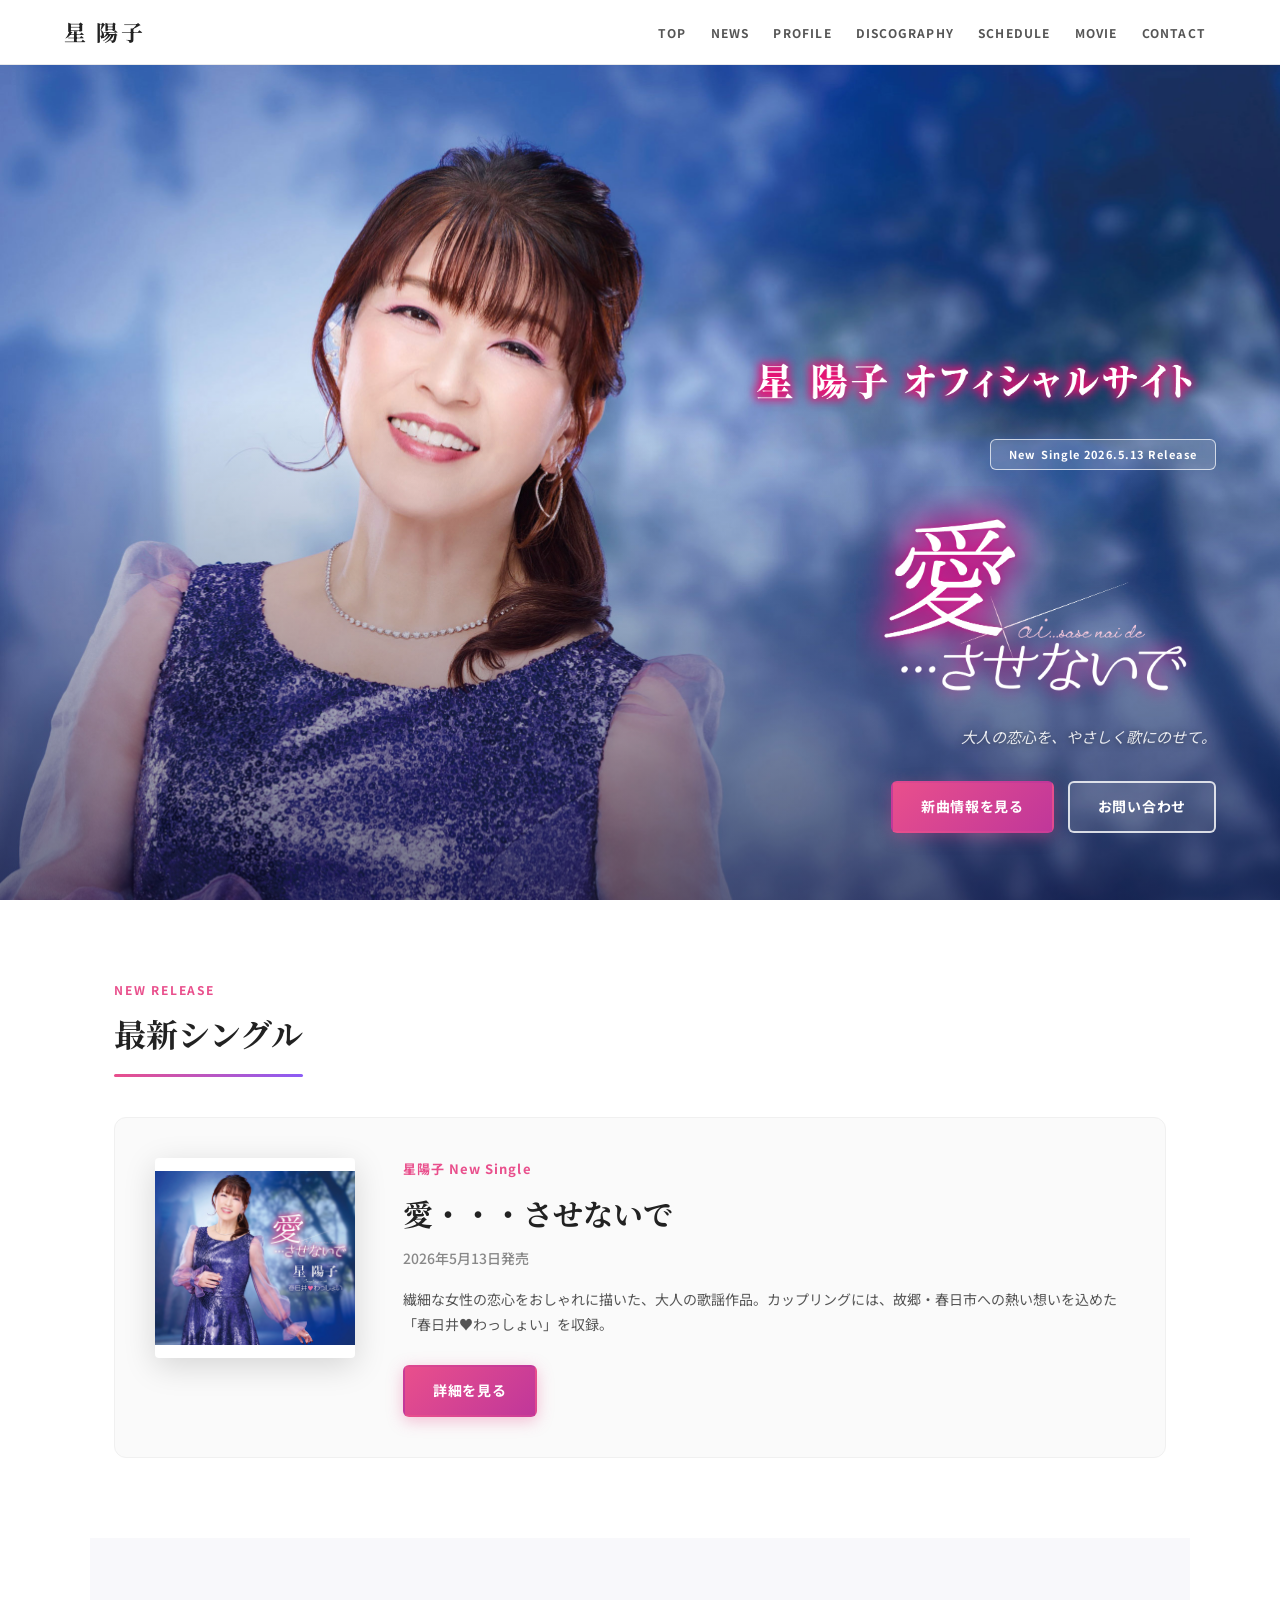
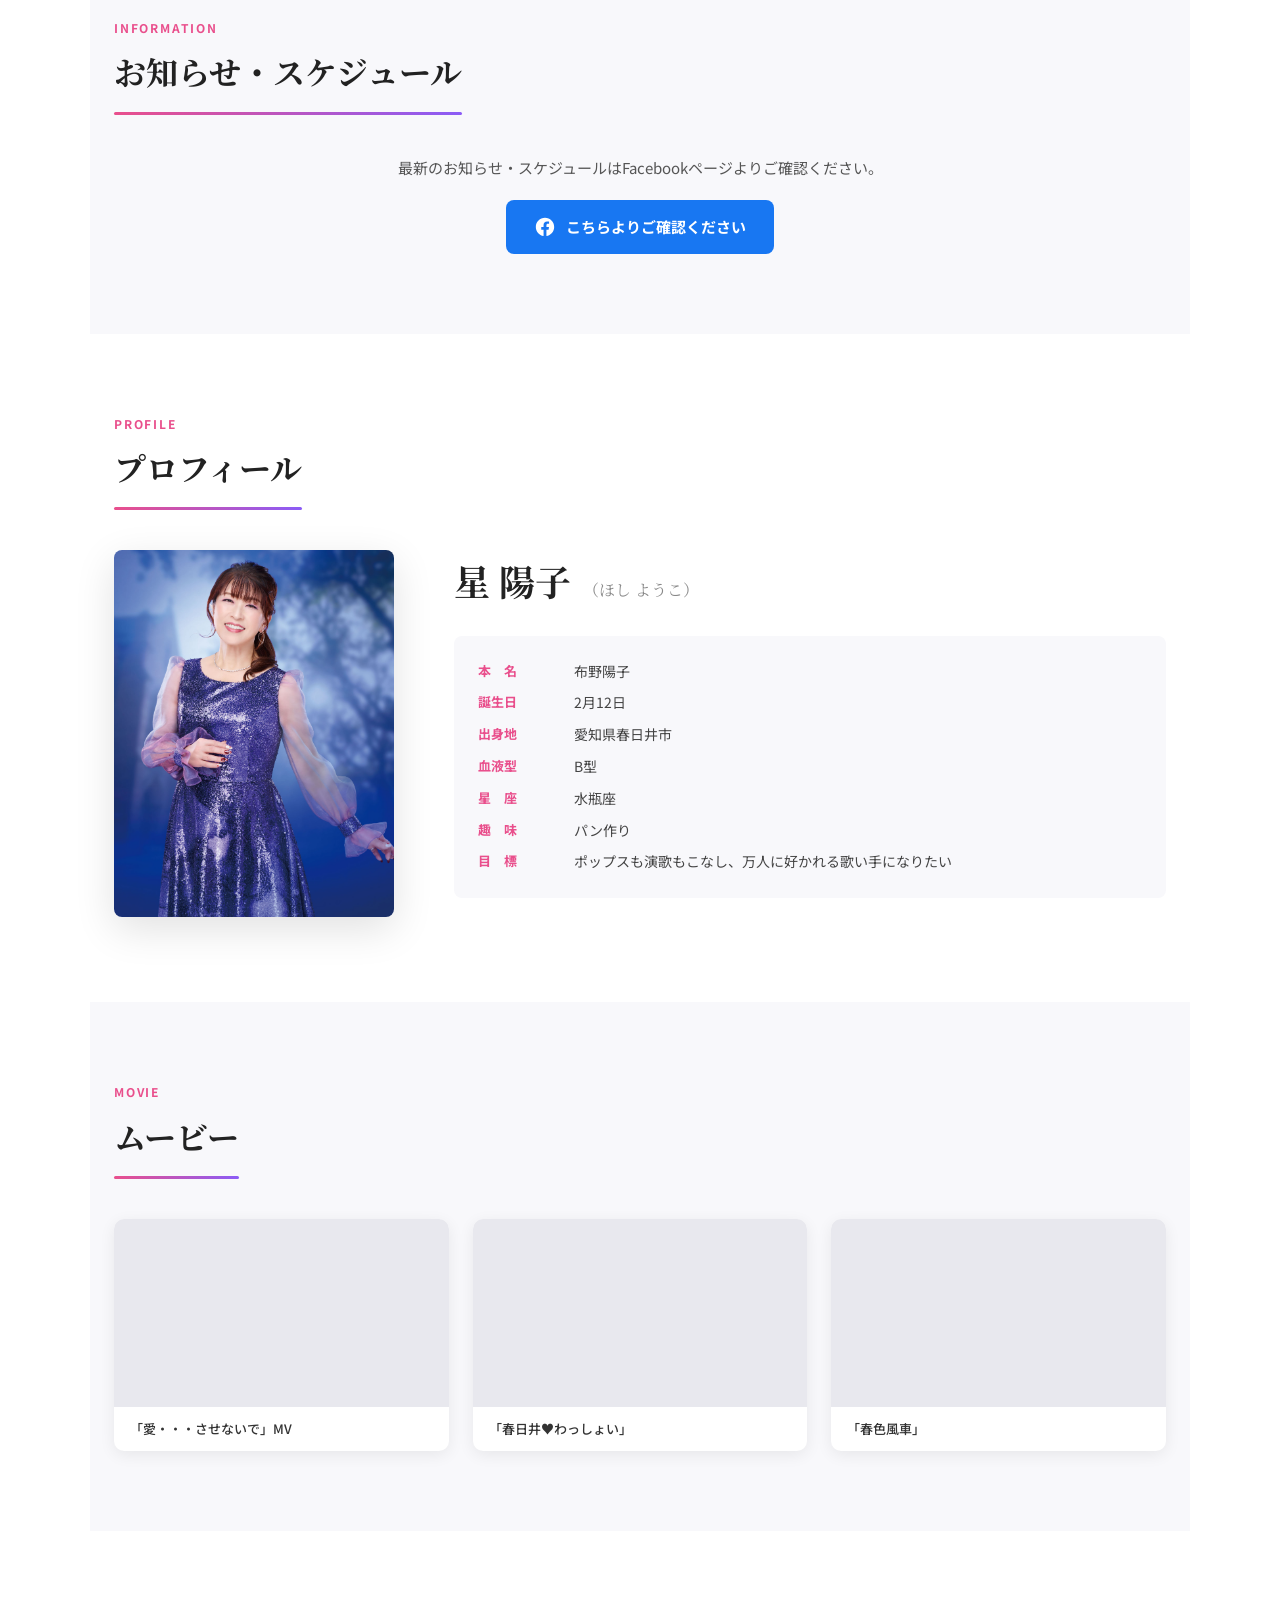
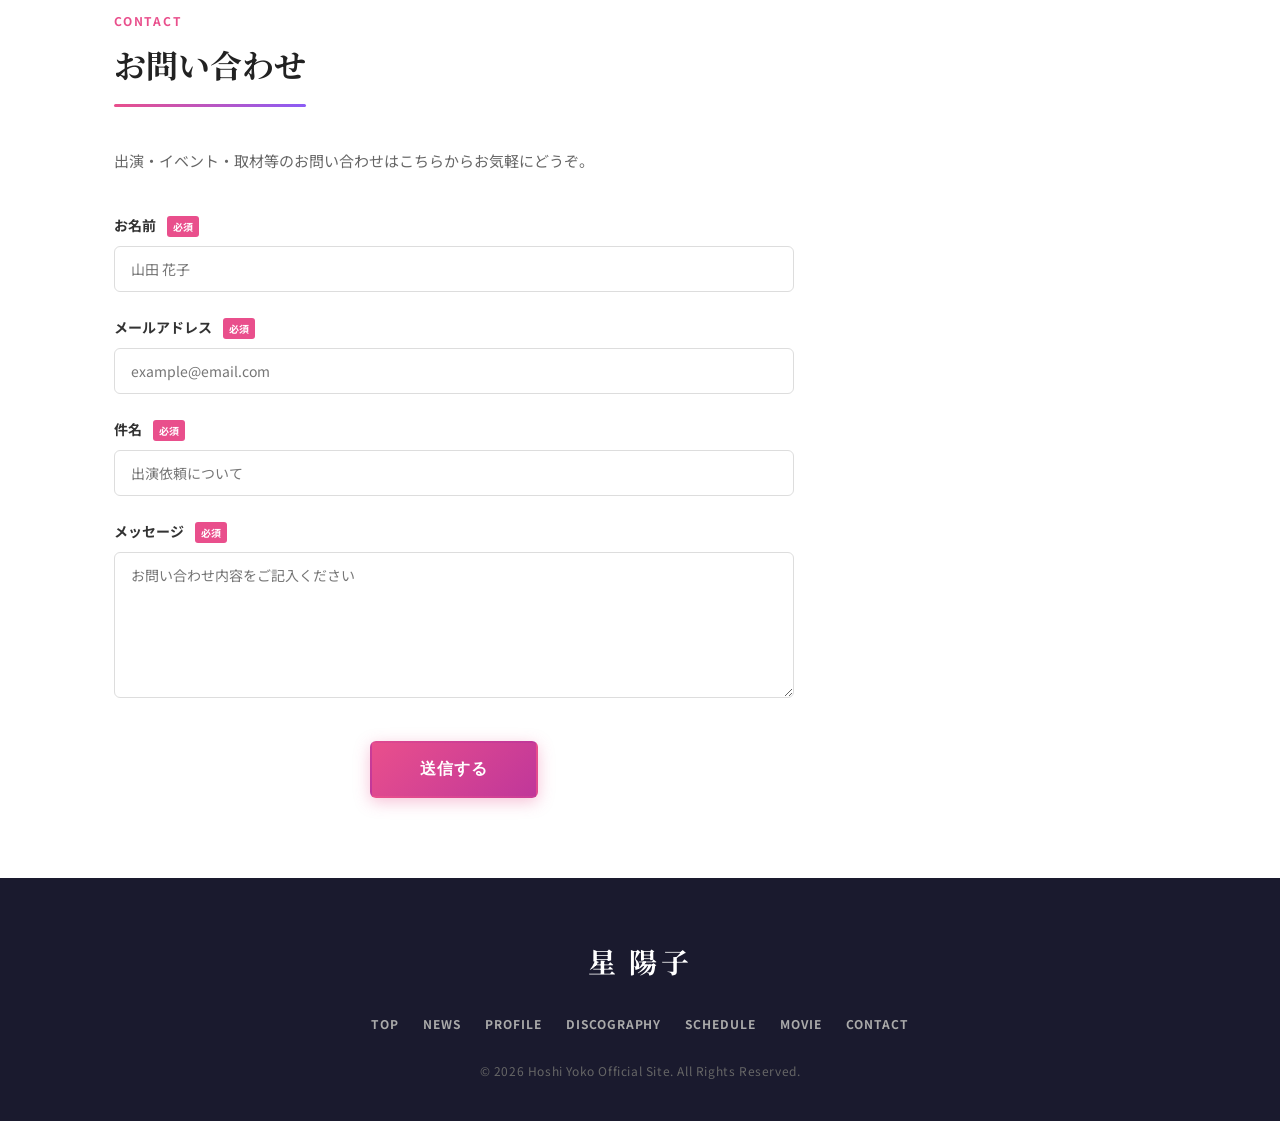
<file: index.html>
<!DOCTYPE html>
<html lang="ja">
<head>
  <meta charset="UTF-8">
  <meta name="viewport" content="width=device-width, initial-scale=1.0">
  <title>星 陽子 オフィシャルサイト</title>
  <link rel="stylesheet" href="css/style.css">
  <link rel="preconnect" href="https://fonts.googleapis.com">
  <link rel="preconnect" href="https://fonts.gstatic.com" crossorigin>
  <link href="https://fonts.googleapis.com/css2?family=Noto+Sans+JP:wght@400;500;700&family=Noto+Serif+JP:wght@400;700&display=swap" rel="stylesheet">
</head>
<body>

  <!-- ヘッダー / ナビゲーション -->
  <header id="header">
    <div class="header-inner">
      <div class="logo">
        <a href="#top">星 陽子</a>
      </div>
      <nav class="global-nav">
        <ul>
          <li><a href="#top">TOP</a></li>
          <li><a href="#news">NEWS</a></li>
          <li><a href="#profile">PROFILE</a></li>
          <li><a href="discography.html">DISCOGRAPHY</a></li>
          <li><a href="#schedule">SCHEDULE</a></li>
          <li><a href="#movie">MOVIE</a></li>
          <li><a href="#contact">CONTACT</a></li>
        </ul>
      </nav>
      <button class="hamburger" aria-label="メニュー">
        <span></span><span></span><span></span>
      </button>
    </div>
  </header>

  <!-- ハンバーガーメニュー（モバイル用） -->
  <div class="mobile-nav" id="mobileNav">
    <ul>
      <li><a href="#top">TOP</a></li>
      <li><a href="#news">NEWS</a></li>
      <li><a href="#profile">PROFILE</a></li>
      <li><a href="discography.html">DISCOGRAPHY</a></li>
      <li><a href="#schedule">SCHEDULE</a></li>
      <li><a href="#movie">MOVIE</a></li>
      <li><a href="#contact">CONTACT</a></li>
    </ul>
  </div>

  <main>

    <!-- ヒーローセクション -->
    <section id="top" class="hero">
      <div class="hero-bg hero-bg-1"></div>
      <div class="hero-bg hero-bg-2"></div>
      <div class="hero-mobile-imgs">
        <img src="hoshiyokotop.jpg" alt="星 陽子" class="hero-mobile-img hero-mobile-img-1">
        <img src="hosiyoukotop2.jpg" alt="星 陽子" class="hero-mobile-img hero-mobile-img-2">
      </div>
      <div class="hero-content">
        <img src="images/hoshiyoukorogo.png" alt="星陽子" class="hero-logo">
        <div class="new-single-badge">New Single 2026.5.13 Release</div>
        <img src="images/aisasenaide.png" alt="愛・・・させないで" class="hero-song-img">
        <p class="hero-catch">大人の恋心を、やさしく歌にのせて。</p>
        <div class="hero-btns">
          <a href="#discography" class="btn btn-primary">新曲情報を見る</a>
          <a href="#contact" class="btn btn-outline">お問い合わせ</a>
        </div>
      </div>
    </section>

    <!-- 最新シングル -->
    <section id="discography" class="new-release section-wrap">
      <div class="section-label">NEW RELEASE</div>
      <h2 class="section-title">最新シングル</h2>
      <div class="release-card">
        <div class="release-jacket">
          <img src="images/aisasenaidejake.png" alt="愛…させないで ジャケット">
        </div>
        <div class="release-info">
          <p class="release-label">星陽子 New Single</p>
          <h3 class="release-song-title">愛・・・させないで</h3>
          <p class="release-date">2026年5月13日発売</p>
          <p class="release-desc">繊細な女性の恋心をおしゃれに描いた、大人の歌謡作品。カップリングには、故郷・春日市への熱い想いを込めた「春日井♥わっしょい」を収録。</p>
          <a href="discography.html" class="btn btn-primary">詳細を見る</a>
        </div>
      </div>
    </section>

    <!-- お知らせ・スケジュール -->
    <section id="news" class="information section-wrap">
      <div class="section-label">INFORMATION</div>
      <h2 class="section-title">お知らせ・スケジュール</h2>
      <div class="fb-timeline-wrap">
        <p class="fb-check-text">最新のお知らせ・スケジュールはFacebookページよりご確認ください。</p>
        <a href="https://www.facebook.com/xing.yang.zi" target="_blank" rel="noopener" class="fb-link-btn">
          <svg xmlns="http://www.w3.org/2000/svg" viewBox="0 0 24 24" fill="currentColor" width="22" height="22"><path d="M22 12c0-5.522-4.478-10-10-10S2 6.478 2 12c0 4.991 3.657 9.128 8.438 9.878v-6.987H7.898V12h2.54V9.797c0-2.506 1.492-3.89 3.777-3.89 1.094 0 2.238.195 2.238.195v2.46h-1.26c-1.243 0-1.63.771-1.63 1.562V12h2.773l-.443 2.891h-2.33v6.987C18.343 21.128 22 16.991 22 12z"/></svg>
          こちらよりご確認ください
        </a>
      </div>
    </section>

    <!-- プロフィール -->
    <section id="profile" class="profile-section section-wrap">
      <div class="section-label">PROFILE</div>
      <h2 class="section-title">プロフィール</h2>
      <div class="profile-inner">
        <div class="profile-photo">
          <img src="images/hoshiprofile.jpg" alt="星 陽子">
        </div>
        <div class="profile-text">
          <h3 class="profile-name">星 陽子<span class="profile-name-ruby">（ほし ようこ）</span></h3>
          <dl class="profile-dl">
            <dt>本　名</dt>
            <dd>布野陽子</dd>
            <dt>誕生日</dt>
            <dd>2月12日</dd>
            <dt>出身地</dt>
            <dd>愛知県春日井市</dd>
            <dt>血液型</dt>
            <dd>B型</dd>
            <dt>星　座</dt>
            <dd>水瓶座</dd>
            <dt>趣　味</dt>
            <dd>パン作り</dd>
            <dt>目　標</dt>
            <dd>ポップスも演歌もこなし、万人に好かれる歌い手になりたい</dd>
          </dl>
        </div>
      </div>
    </section>

    <!-- ムービー -->
    <section id="movie" class="movie-section section-wrap">
      <div class="section-label">MOVIE</div>
      <h2 class="section-title">ムービー</h2>
      <div class="movie-grid">
        <div class="movie-card">
          <div class="movie-thumb">
            <iframe src="https://www.youtube.com/embed/MGuYI2XK7s0" title="愛・・・させないで" frameborder="0" allow="accelerometer; autoplay; clipboard-write; encrypted-media; gyroscope; picture-in-picture; web-share" allowfullscreen></iframe>
          </div>
          <p class="movie-label">「愛・・・させないで」MV</p>
        </div>
        <div class="movie-card">
          <div class="movie-thumb">
            <iframe src="https://www.youtube.com/embed/ap2-Ly3Mec8" title="春日井♥わっしょい" frameborder="0" allow="accelerometer; autoplay; clipboard-write; encrypted-media; gyroscope; picture-in-picture; web-share" allowfullscreen></iframe>
          </div>
          <p class="movie-label">「春日井♥わっしょい」</p>
        </div>
        <div class="movie-card">
          <div class="movie-thumb">
            <iframe src="https://www.youtube.com/embed/FRCaPFQMEBg" title="春色風車" frameborder="0" allow="accelerometer; autoplay; clipboard-write; encrypted-media; gyroscope; picture-in-picture; web-share" allowfullscreen></iframe>
          </div>
          <p class="movie-label">「春色風車」</p>
        </div>
      </div>
    </section>

    <!-- お問い合わせ -->
    <section id="contact" class="contact-section section-wrap">
      <div class="section-label">CONTACT</div>
      <h2 class="section-title">お問い合わせ</h2>
      <div class="contact-inner">
        <p class="contact-lead">出演・イベント・取材等のお問い合わせはこちらからお気軽にどうぞ。</p>
        <form class="contact-form" onsubmit="handleSubmit(event)">
          <div class="form-group">
            <label for="name">お名前 <span class="required">必須</span></label>
            <input type="text" id="name" name="name" placeholder="山田 花子" required>
          </div>
          <div class="form-group">
            <label for="email">メールアドレス <span class="required">必須</span></label>
            <input type="email" id="email" name="email" placeholder="example@email.com" required>
          </div>
          <div class="form-group">
            <label for="subject">件名 <span class="required">必須</span></label>
            <input type="text" id="subject" name="subject" placeholder="出演依頼について" required>
          </div>
          <div class="form-group">
            <label for="message">メッセージ <span class="required">必須</span></label>
            <textarea id="message" name="message" rows="6" placeholder="お問い合わせ内容をご記入ください" required></textarea>
          </div>
          <div class="form-submit">
            <button type="submit" class="btn btn-primary btn-large">送信する</button>
          </div>
        </form>
        <div id="formSuccess" class="form-success" style="display:none;">
          <p>お問い合わせを受け付けました。担当者よりご連絡いたします。</p>
        </div>
        <div id="formError" class="form-success" style="display:none; color:#c00;">
          <p>送信に失敗しました。しばらくしてからもう一度お試しください。</p>
        </div>
      </div>
    </section>

  </main>

  <!-- フッター -->
  <footer class="site-footer">
    <div class="footer-inner">
      <div class="footer-logo">星 陽子</div>
      <nav class="footer-nav">
        <ul>
          <li><a href="#top">TOP</a></li>
          <li><a href="#news">NEWS</a></li>
          <li><a href="#profile">PROFILE</a></li>
          <li><a href="discography.html">DISCOGRAPHY</a></li>
          <li><a href="#schedule">SCHEDULE</a></li>
          <li><a href="#movie">MOVIE</a></li>
          <li><a href="#contact">CONTACT</a></li>
        </ul>
      </nav>
      <p class="footer-copy">&copy; 2026 Hoshi Yoko Official Site. All Rights Reserved.</p>
    </div>
  </footer>

  <script>
    // ヒーロー背景クロスフェード
    (function() {
      const bg1 = document.querySelector('.hero-bg-1');
      const bg2 = document.querySelector('.hero-bg-2');
      const mImg1 = document.querySelector('.hero-mobile-img-1');
      const mImg2 = document.querySelector('.hero-mobile-img-2');
      let show2 = false;
      setInterval(() => {
        show2 = !show2;
        bg1.style.opacity  = show2 ? '0' : '1';
        bg2.style.opacity  = show2 ? '1' : '0';
        mImg1.style.opacity = show2 ? '0' : '1';
        mImg2.style.opacity = show2 ? '1' : '0';
      }, 3000);
    })();

    // ヘッダースクロール処理
    const header = document.getElementById('header');
    window.addEventListener('scroll', () => {
      if (window.scrollY > 50) {
        header.classList.add('scrolled');
      } else {
        header.classList.remove('scrolled');
      }
    });

    // ハンバーガーメニュー
    const hamburger = document.querySelector('.hamburger');
    const mobileNav = document.getElementById('mobileNav');
    hamburger.addEventListener('click', () => {
      hamburger.classList.toggle('active');
      mobileNav.classList.toggle('open');
    });
    mobileNav.querySelectorAll('a').forEach(link => {
      link.addEventListener('click', () => {
        hamburger.classList.remove('active');
        mobileNav.classList.remove('open');
      });
    });

    // スムーススクロール
    document.querySelectorAll('a[href^="#"]').forEach(anchor => {
      anchor.addEventListener('click', function(e) {
        const href = this.getAttribute('href');
        if (href === '#') return;
        e.preventDefault();
        const target = document.querySelector(href);
        if (target) {
          const headerH = header.offsetHeight;
          const top = target.getBoundingClientRect().top + window.pageYOffset - headerH;
          window.scrollTo({ top, behavior: 'smooth' });
        }
      });
    });

    // フォーム送信（メーラー起動）
    function handleSubmit(e) {
      e.preventDefault();
      const name    = document.getElementById('name').value;
      const email   = document.getElementById('email').value;
      const subject = document.getElementById('subject').value;
      const message = document.getElementById('message').value;

      const body = encodeURIComponent(
        'お名前：' + name + '\n' +
        'メールアドレス：' + email + '\n\n' +
        'メッセージ：\n' + message
      );
      const mailSubject = encodeURIComponent('[お問い合わせ] ' + subject);

      window.location.href = 'mailto:singeryoh2020@gmail.com?subject=' + mailSubject + '&body=' + body;

      document.querySelector('.contact-form').style.display = 'none';
      document.getElementById('formSuccess').style.display = 'block';
    }
  </script>

</body>
</html>
</file>
<file: css/style.css>
/* ==============================
   リセット & ベース
   ============================== */
*, *::before, *::after {
  box-sizing: border-box;
  margin: 0;
  padding: 0;
}

html {
  scroll-behavior: smooth;
  font-size: 16px;
}

body {
  font-family: 'Noto Sans JP', sans-serif;
  color: #333;
  background: #fff;
  line-height: 1.7;
  -webkit-font-smoothing: antialiased;
}

img {
  max-width: 100%;
  height: auto;
  display: block;
}

ul, ol {
  list-style: none;
}

a {
  color: inherit;
  text-decoration: none;
}

/* ==============================
   ユーティリティ
   ============================== */
.section-wrap {
  padding: 80px 24px;
  max-width: 1100px;
  margin: 0 auto;
}

.section-label {
  font-size: 12px;
  font-weight: 700;
  letter-spacing: 0.15em;
  color: #e94f8c;
  margin-bottom: 6px;
  text-transform: uppercase;
}

.section-title {
  font-family: 'Noto Serif JP', serif;
  font-size: 32px;
  font-weight: 700;
  color: #222;
  margin-bottom: 40px;
  position: relative;
  padding-bottom: 16px;
  display: table;
}

.section-title::after {
  content: '';
  position: absolute;
  left: 0;
  bottom: 0;
  width: 100%;
  height: 3px;
  background: linear-gradient(90deg, #e94f8c, #8b5cf6);
  border-radius: 2px;
}

/* ==============================
   ボタン
   ============================== */
.btn {
  display: inline-flex;
  align-items: center;
  justify-content: center;
  padding: 12px 28px;
  border-radius: 6px;
  font-size: 14px;
  font-weight: 700;
  letter-spacing: 0.05em;
  cursor: pointer;
  transition: all 0.25s ease;
  border: 2px solid transparent;
  white-space: nowrap;
}

.btn-primary {
  background: linear-gradient(135deg, #e94f8c, #c0379a);
  color: #fff;
  border-color: transparent;
  box-shadow: 0 4px 16px rgba(233, 79, 140, 0.35);
}

.btn-primary:hover {
  transform: translateY(-2px);
  box-shadow: 0 8px 24px rgba(233, 79, 140, 0.45);
}

.btn-outline {
  background: transparent;
  color: #fff;
  border-color: #fff;
}

.btn-outline:hover {
  background: rgba(255,255,255,0.15);
}

.btn-secondary {
  background: #fff;
  color: #e94f8c;
  border-color: #e94f8c;
}

.btn-secondary:hover {
  background: #e94f8c;
  color: #fff;
}

.btn-large {
  padding: 16px 48px;
  font-size: 16px;
}

/* ==============================
   ヘッダー
   ============================== */
#header {
  position: fixed;
  top: 0;
  left: 0;
  right: 0;
  z-index: 1000;
  background: rgba(255,255,255,0.97);
  backdrop-filter: blur(8px);
  border-bottom: 1px solid rgba(0,0,0,0.08);
  transition: box-shadow 0.3s;
}

#header.scrolled {
  box-shadow: 0 4px 20px rgba(0,0,0,0.1);
}

.header-inner {
  display: flex;
  align-items: center;
  justify-content: space-between;
  max-width: 1200px;
  margin: 0 auto;
  padding: 0 24px;
  height: 64px;
}

.logo a {
  font-family: 'Noto Serif JP', serif;
  font-size: 22px;
  font-weight: 700;
  color: #222;
  letter-spacing: 0.1em;
  transition: color 0.2s;
}

.logo a:hover {
  color: #e94f8c;
}

.global-nav ul {
  display: flex;
  gap: 4px;
}

.global-nav ul li a {
  font-size: 12px;
  font-weight: 700;
  letter-spacing: 0.1em;
  color: #555;
  padding: 6px 10px;
  border-radius: 4px;
  transition: all 0.2s;
}

.global-nav ul li a:hover {
  color: #e94f8c;
  background: rgba(233, 79, 140, 0.07);
}

/* ハンバーガー */
.hamburger {
  display: none;
  flex-direction: column;
  justify-content: center;
  gap: 5px;
  width: 32px;
  height: 32px;
  background: none;
  border: none;
  cursor: pointer;
  padding: 4px;
}

.hamburger span {
  display: block;
  width: 100%;
  height: 2px;
  background: #333;
  border-radius: 2px;
  transition: all 0.3s;
}

.hamburger.active span:nth-child(1) {
  transform: translateY(7px) rotate(45deg);
}
.hamburger.active span:nth-child(2) {
  opacity: 0;
}
.hamburger.active span:nth-child(3) {
  transform: translateY(-7px) rotate(-45deg);
}

/* モバイルナビ */
.mobile-nav {
  display: none;
  position: fixed;
  top: 64px;
  left: 0;
  right: 0;
  background: #fff;
  z-index: 999;
  border-bottom: 1px solid #eee;
  transform: translateY(-10px);
  opacity: 0;
  pointer-events: none;
  transition: all 0.3s;
}

.mobile-nav.open {
  display: block;
  transform: translateY(0);
  opacity: 1;
  pointer-events: auto;
}

.mobile-nav ul {
  padding: 16px 0;
}

.mobile-nav ul li a {
  display: block;
  padding: 14px 24px;
  font-size: 14px;
  font-weight: 700;
  letter-spacing: 0.1em;
  color: #333;
  border-bottom: 1px solid #f5f5f5;
  transition: color 0.2s;
}

.mobile-nav ul li a:hover {
  color: #e94f8c;
}

/* ==============================
   ヒーローセクション
   ============================== */
.hero {
  margin-top: 64px;
  position: relative;
  width: 100%;
  aspect-ratio: 2565 / 2125;
  max-height: calc(100vh - 64px);
  overflow: hidden;
}

.hero-bg {
  position: absolute;
  inset: 0;
  background-size: cover;
  background-position: center top;
  transition: opacity 1.2s ease;
}

.hero-bg-1 { background-image: url('../hoshiyokotop.jpg'); }
.hero-bg-2 { background-image: url('../hosiyoukotop2.jpg'); opacity: 0; }

.hero-mobile-imgs { display: none; }

/* 下部グラデーションオーバーレイ（テキスト可読性確保） */
.hero::after {
  content: '';
  position: absolute;
  inset: 0;
  background: linear-gradient(
    to bottom,
    transparent 40%,
    rgba(10, 10, 40, 0.55) 100%
  );
  pointer-events: none;
}

.hero-content {
  position: absolute;
  bottom: 8%;
  right: 5%;
  z-index: 1;
  max-width: 38%;
  text-align: right;
}

.hero-logo {
  display: block;
  max-width: 640px;
  width: 100%;
  margin: 0 auto 16px;
}

.new-single-badge {
  display: inline-block;
  background: rgba(255,255,255,0.15);
  color: #fff;
  font-size: 11px;
  font-weight: 700;
  letter-spacing: 0.1em;
  padding: 5px 18px;
  border-radius: 6px;
  border: 1.5px solid rgba(255,255,255,0.7);
  margin-bottom: 16px;
  backdrop-filter: blur(4px);
}

.hero-song-img {
  width: clamp(220px, 30vw, 360px);
  height: auto;
  margin-bottom: 12px;
  margin-left: auto;
  mix-blend-mode: screen;
}

.hero-catch {
  font-size: 15px;
  color: rgba(255,255,255,0.88);
  margin-bottom: 32px;
  font-style: italic;
  text-shadow: 0 1px 6px rgba(0,0,0,0.5);
}

.hero-btns {
  display: flex;
  gap: 14px;
  flex-wrap: wrap;
  justify-content: flex-end;
}

.hero-btns .btn-outline {
  color: #fff;
  border-color: rgba(255,255,255,0.8);
  background: rgba(255,255,255,0.1);
  backdrop-filter: blur(4px);
}

.hero-btns .btn-outline:hover {
  background: rgba(255,255,255,0.25);
  border-color: #fff;
}

/* ==============================
   最新シングル
   ============================== */
.new-release {
  background: #fff;
}

.release-card {
  display: flex;
  gap: 48px;
  align-items: flex-start;
  background: #fafafa;
  border: 1px solid #f0f0f0;
  border-radius: 12px;
  padding: 40px;
}

.release-jacket {
  flex: 0 0 200px;
}

.release-jacket img {
  width: 200px;
  height: 200px;
  object-fit: contain;
  border-radius: 4px;
  box-shadow: 0 8px 32px rgba(0,0,0,0.15);
  display: block;
  background: #fff;
}

.jacket-placeholder {
  width: 200px;
  height: 200px;
  background: linear-gradient(135deg, #6b8dd6 0%, #8c6dae 60%, #c0379a 100%);
  border-radius: 4px;
  display: flex;
  flex-direction: column;
  align-items: center;
  justify-content: center;
  box-shadow: 0 8px 32px rgba(100, 60, 160, 0.3);
  color: #fff;
  text-align: center;
  padding: 16px;
}

.jacket-artist {
  font-size: 14px;
  font-weight: 700;
  letter-spacing: 0.1em;
  margin-bottom: 8px;
  opacity: 0.9;
}

.jacket-title {
  font-family: 'Noto Serif JP', serif;
  font-size: 20px;
  font-weight: 700;
  line-height: 1.4;
}

.release-info {
  flex: 1;
}

.release-video {
  margin-top: 32px;
  text-align: center;
}

.release-video iframe {
  width: 100%;
  max-width: 560px;
  aspect-ratio: 16 / 9;
  height: auto;
  border-radius: 8px;
}

.release-label {
  font-size: 13px;
  color: #e94f8c;
  font-weight: 700;
  letter-spacing: 0.08em;
  margin-bottom: 8px;
}

.release-song-title {
  font-family: 'Noto Serif JP', serif;
  font-size: 30px;
  font-weight: 700;
  color: #222;
  margin-bottom: 8px;
}

.release-date {
  font-size: 14px;
  color: #888;
  font-weight: 500;
  margin-bottom: 16px;
}

.release-desc {
  font-size: 14px;
  color: #555;
  line-height: 1.8;
  margin-bottom: 28px;
}

/* ==============================
   お知らせ・スケジュール
   ============================== */
.information {
  background: #f8f8fb;
}

.information .section-wrap,
.information {
  background: #f8f8fb;
}

.info-grid {
  display: grid;
  grid-template-columns: 1fr 360px;
  gap: 48px;
  align-items: start;
}

.fb-timeline-wrap {
  margin-top: 40px;
  display: flex !important;
  flex-direction: column !important;
  align-items: center;
  gap: 20px;
}

.fb-check-text {
  font-size: 15px;
  color: #555;
  text-align: center;
}

.fb-link-btn {
  display: inline-flex;
  align-items: center;
  gap: 10px;
  background: #1877f2;
  color: #fff;
  font-size: 15px;
  font-weight: 700;
  padding: 14px 28px;
  border-radius: 8px;
  text-decoration: none;
  transition: background 0.2s;
}

.fb-link-btn:hover {
  background: #1558b0;
}

.info-table {
  width: 100%;
  border-collapse: collapse;
}

.info-table tr {
  border-bottom: 1px solid #eee;
}

.info-table tr:first-child {
  border-top: 1px solid #eee;
}

.info-table td {
  padding: 16px 12px;
  font-size: 14px;
  vertical-align: top;
}

.info-date {
  white-space: nowrap;
  color: #888;
  font-size: 13px;
  width: 90px;
  padding-right: 8px;
}

.info-tag {
  display: inline-block;
  font-size: 11px;
  font-weight: 700;
  padding: 3px 10px;
  border-radius: 3px;
  white-space: nowrap;
  letter-spacing: 0.05em;
}

.tag-campaign { background: #fef3f8; color: #e94f8c; border: 1px solid #fad0e6; }
.tag-appear   { background: #f0f4ff; color: #5b8fd9; border: 1px solid #c5d8f5; }
.tag-news     { background: #f5fff8; color: #2dab60; border: 1px solid #b8f0cd; }

.sub-title {
  font-size: 14px;
  font-weight: 700;
  letter-spacing: 0.15em;
  color: #e94f8c;
  margin-bottom: 16px;
  padding-bottom: 8px;
  border-bottom: 2px solid #e94f8c;
}

.schedule-list {
  display: flex;
  flex-direction: column;
  gap: 16px;
}

.schedule-item {
  display: flex;
  gap: 16px;
  align-items: flex-start;
  padding: 16px;
  background: #fff;
  border-radius: 8px;
  border-left: 3px solid #e94f8c;
  box-shadow: 0 2px 8px rgba(0,0,0,0.05);
}

.sch-date {
  display: flex;
  flex-direction: column;
  align-items: center;
  min-width: 48px;
}

.sch-month {
  font-size: 11px;
  font-weight: 700;
  color: #e94f8c;
  letter-spacing: 0.05em;
}

.sch-day {
  font-size: 26px;
  font-weight: 700;
  color: #222;
  line-height: 1;
}

.sch-title {
  font-size: 14px;
  font-weight: 700;
  color: #222;
  margin-bottom: 4px;
}

.sch-place {
  font-size: 12px;
  color: #888;
}

/* ==============================
   プロフィール
   ============================== */
.profile-section {
  background: #fff;
}

.profile-inner {
  display: flex;
  gap: 60px;
  align-items: flex-start;
}

.profile-photo {
  flex: 0 0 280px;
  position: relative;
}

.profile-photo img {
  width: 100%;
  border-radius: 8px;
  box-shadow: 0 12px 40px rgba(0,0,0,0.12);
}

.profile-text {
  flex: 1;
}

.profile-name {
  font-family: 'Noto Serif JP', serif;
  font-size: 36px;
  font-weight: 700;
  color: #222;
  margin-bottom: 4px;
}

.profile-name-ruby {
  font-size: 16px;
  font-weight: 400;
  color: #888;
  margin-left: 12px;
}

.profile-dl {
  display: grid;
  grid-template-columns: 80px 1fr;
  gap: 8px 16px;
  margin: 24px 0;
  padding: 24px;
  background: #f8f8fb;
  border-radius: 8px;
}

.profile-dl dt {
  font-size: 13px;
  font-weight: 700;
  color: #e94f8c;
}

.profile-dl dd {
  font-size: 14px;
  color: #444;
}

.profile-bio {
  font-size: 15px;
  color: #555;
  line-height: 2;
  margin-bottom: 32px;
}

/* ==============================
   ムービー
   ============================== */
.movie-section {
  background: #f8f8fb;
}

.movie-grid {
  display: grid;
  grid-template-columns: repeat(3, 1fr);
  gap: 24px;
}

.movie-card {
  background: #fff;
  border-radius: 10px;
  overflow: hidden;
  box-shadow: 0 4px 16px rgba(0,0,0,0.07);
  transition: transform 0.25s, box-shadow 0.25s;
  cursor: pointer;
}

.movie-card:hover {
  transform: translateY(-4px);
  box-shadow: 0 12px 32px rgba(0,0,0,0.12);
}

.movie-thumb {
  aspect-ratio: 16/9;
  background: #e8e8ee;
  overflow: hidden;
  position: relative;
}

.movie-thumb iframe {
  position: absolute;
  top: 0;
  left: 0;
  width: 100%;
  height: 100%;
  border: none;
}

.movie-placeholder {
  width: 100%;
  height: 100%;
  display: flex;
  align-items: center;
  justify-content: center;
  background: linear-gradient(135deg, #e8eaf6, #d8daf0);
}

.movie-placeholder svg {
  width: 60px;
  height: 60px;
  opacity: 0.6;
  transition: opacity 0.2s;
}

.movie-card:hover .movie-placeholder svg {
  opacity: 0.9;
}

.movie-label {
  padding: 12px 16px;
  font-size: 13px;
  font-weight: 500;
  color: #333;
  line-height: 1.5;
}

/* ==============================
   お問い合わせ
   ============================== */
.contact-section {
  background: #fff;
}

.contact-inner {
  max-width: 680px;
}

.contact-lead {
  font-size: 15px;
  color: #666;
  margin-bottom: 40px;
  line-height: 1.8;
}

.form-group {
  margin-bottom: 24px;
}

.form-group label {
  display: block;
  font-size: 14px;
  font-weight: 700;
  color: #333;
  margin-bottom: 8px;
}

.required {
  display: inline-block;
  background: #e94f8c;
  color: #fff;
  font-size: 10px;
  padding: 2px 6px;
  border-radius: 3px;
  margin-left: 8px;
  font-weight: 700;
}

.form-group input,
.form-group textarea {
  width: 100%;
  padding: 12px 16px;
  font-size: 14px;
  font-family: 'Noto Sans JP', sans-serif;
  border: 1.5px solid #ddd;
  border-radius: 6px;
  color: #333;
  background: #fff;
  transition: border-color 0.2s, box-shadow 0.2s;
  outline: none;
  resize: vertical;
}

.form-group input:focus,
.form-group textarea:focus {
  border-color: #e94f8c;
  box-shadow: 0 0 0 3px rgba(233, 79, 140, 0.12);
}

.form-submit {
  text-align: center;
  margin-top: 36px;
}

.form-success {
  background: #f0fef5;
  border: 1.5px solid #4ade80;
  border-radius: 8px;
  padding: 32px;
  text-align: center;
  color: #15803d;
  font-size: 15px;
  font-weight: 500;
}

/* ==============================
   フッター
   ============================== */
.site-footer {
  background: #1a1a2e;
  color: #aaa;
}

.footer-inner {
  max-width: 1100px;
  margin: 0 auto;
  padding: 60px 24px 40px;
  display: flex;
  flex-direction: column;
  align-items: center;
  gap: 24px;
}

.footer-logo {
  font-family: 'Noto Serif JP', serif;
  font-size: 28px;
  font-weight: 700;
  color: #fff;
  letter-spacing: 0.12em;
}

.footer-nav ul {
  display: flex;
  gap: 4px;
  flex-wrap: wrap;
  justify-content: center;
}

.footer-nav ul li a {
  font-size: 12px;
  font-weight: 700;
  color: #aaa;
  padding: 6px 10px;
  letter-spacing: 0.08em;
  transition: color 0.2s;
}

.footer-nav ul li a:hover {
  color: #e94f8c;
}

.footer-copy {
  font-size: 12px;
  color: #666;
  text-align: center;
  letter-spacing: 0.05em;
}

/* ==============================
   セクション背景（交互）
   ============================== */
.new-release,
.profile-section,
.contact-section {
  background: #fff;
}

.information,
.movie-section {
  background: #f8f8fb;
}

/* ==============================
   レスポンシブ
   ============================== */
@media (max-width: 900px) {
  .global-nav { display: none; }
  .hamburger { display: flex; }

  .hero {
    aspect-ratio: auto;
    max-height: none;
    background-image: none;
    display: flex;
    flex-direction: column;
  }

  .hero::after { display: none; }

  .hero-mobile-imgs {
    display: block;
    position: relative;
    width: 100%;
    line-height: 0;
  }

  .hero-mobile-img {
    width: 100%;
    height: auto;
    display: block;
    transition: opacity 1.2s ease;
  }

  .hero-mobile-img-2 {
    position: absolute;
    inset: 0;
    opacity: 0;
    transition: opacity 1.2s ease;
  }

  .hero-content {
    position: static;
    max-width: 100%;
    text-align: center;
    padding: 32px 32px 44px;
    background: #1a1a2e;
  }

  .hero-song-img {
    margin-left: auto;
    margin-right: auto;
  }

  .hero-btns {
    justify-content: center;
  }

  .info-grid {
    grid-template-columns: 1fr;
  }

  .profile-inner {
    flex-direction: column;
    gap: 32px;
  }

  .profile-photo {
    flex: 0 0 auto;
    width: 220px;
    margin: 0 auto;
  }

  .profile-text {
    text-align: center;
  }

  .profile-dl {
    text-align: left;
  }

  .movie-grid {
    grid-template-columns: 1fr 1fr;
  }

  .release-card {
    flex-direction: column;
    align-items: center;
    text-align: center;
    padding: 28px;
    gap: 28px;
  }
}

@media (max-width: 600px) {
  .section-title { font-size: 26px; }

  .hero-content {
    padding: 24px 20px 36px;
  }

  .movie-grid {
    grid-template-columns: 1fr;
  }

  .info-table td {
    display: block;
    padding: 6px 8px;
  }

  .info-table td.info-date {
    padding-bottom: 2px;
    color: #aaa;
  }

  .info-table tr {
    padding: 12px 0;
    display: block;
  }
}
</file>
